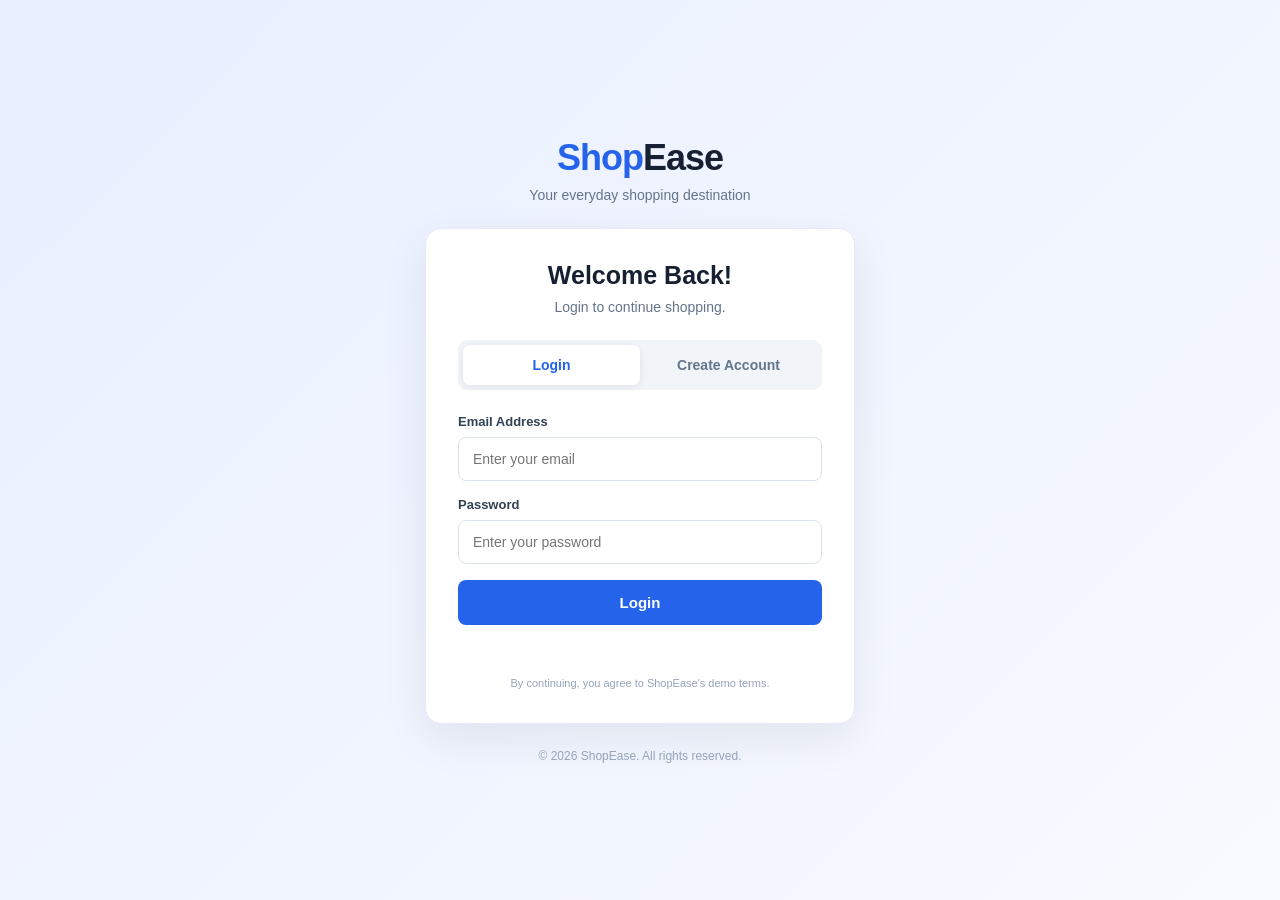
<file: login.html>
<!DOCTYPE html>
<html lang="en">
<head>
    <meta charset="UTF-8">
    <meta name="viewport" content="width=device-width, initial-scale=1.0">
    <title>ShopEase | Login & Register</title>
    <link rel="stylesheet" href="login.css">
    <script src="login.js" defer></script>
</head>

<body>

    <div class="auth-container">

        <div class="auth-brand">
            <h1><span>Shop</span>Ease</h1>
            <p>Your everyday shopping destination</p>
        </div>

        <div class="auth-card">

            <div class="auth-header">
                <h2 id="formTitle">Welcome Back!</h2>
                <p id="formSubtitle">Login to continue shopping.</p>
            </div>

            <div class="auth-tabs">
                <button id="loginTab" class="tab active" type="button">
                    Login
                </button>

                <button id="registerTab" class="tab" type="button">
                    Create Account
                </button>
            </div>

            <!-- LOGIN FORM -->
            <form id="loginForm">

                <div class="form-group">
                    <label for="loginEmail">Email Address</label>
                    <input
                        type="email"
                        id="loginEmail"
                        placeholder="Enter your email"
                        required
                    >
                </div>

                <div class="form-group">
                    <label for="loginPassword">Password</label>
                    <input
                        type="password"
                        id="loginPassword"
                        placeholder="Enter your password"
                        required
                    >
                </div>

                <button type="submit" class="auth-button">
                    Login
                </button>

            </form>

            <!-- CREATE ACCOUNT FORM -->
            <form id="registerForm" class="hidden">

                <div class="form-group">
                    <label for="registerName">Full Name</label>
                    <input
                        type="text"
                        id="registerName"
                        placeholder="Enter your full name"
                        required
                    >
                </div>

                <div class="form-group">
                    <label for="registerEmail">Email Address</label>
                    <input
                        type="email"
                        id="registerEmail"
                        placeholder="Enter your email"
                        required
                    >
                </div>

                <div class="form-group">
                    <label for="registerPassword">Password</label>
                    <input
                        type="password"
                        id="registerPassword"
                        placeholder="Minimum 6 characters"
                        minlength="6"
                        required
                    >
                </div>

                <div class="form-group">
                    <label for="confirmPassword">Confirm Password</label>
                    <input
                        type="password"
                        id="confirmPassword"
                        placeholder="Confirm your password"
                        minlength="6"
                        required
                    >
                </div>

                <button type="submit" class="auth-button">
                    Create Account
                </button>

            </form>

            <p id="authMessage" class="message"></p>

            <p class="auth-note">
                By continuing, you agree to ShopEase's demo terms.
            </p>

        </div>

        <footer>
            © 2026 ShopEase. All rights reserved.
        </footer>

    </div>

</body>
</html>
</file>
<file: login.css>
/* =========================
   GLOBAL STYLING
========================= */

* {
    margin: 0;
    padding: 0;
    box-sizing: border-box;
}

body {
    font-family: Arial, Helvetica, sans-serif;
    background: linear-gradient(135deg, #e8efff, #f8faff);
    min-height: 100vh;
    color: #172033;
}

/* =========================
   MAIN CONTAINER
========================= */

.auth-container {
    width: 100%;
    min-height: 100vh;
    display: flex;
    flex-direction: column;
    justify-content: center;
    align-items: center;
    padding: 30px 15px;
}

/* =========================
   BRAND
========================= */

.auth-brand {
    text-align: center;
    margin-bottom: 25px;
}

.auth-brand h1 {
    font-size: 36px;
    font-weight: 800;
    color: #172033;
    letter-spacing: -1px;
}

.auth-brand h1 span {
    color: #2563eb;
}

.auth-brand p {
    margin-top: 8px;
    font-size: 14px;
    color: #64748b;
}

/* =========================
   AUTH CARD
========================= */

.auth-card {
    width: 100%;
    max-width: 430px;
    background: #ffffff;
    padding: 32px;
    border-radius: 16px;
    border: 1px solid #e5eaf3;
    box-shadow: 0 15px 45px rgba(15, 23, 42, 0.08);
}

/* =========================
   AUTH HEADER
========================= */

.auth-header {
    text-align: center;
    margin-bottom: 25px;
}

.auth-header h2 {
    font-size: 25px;
    margin-bottom: 9px;
}

.auth-header p {
    font-size: 14px;
    color: #64748b;
}

/* =========================
   LOGIN / REGISTER TABS
========================= */

.auth-tabs {
    display: flex;
    background: #f1f5f9;
    padding: 5px;
    border-radius: 9px;
    margin-bottom: 24px;
}

.tab {
    flex: 1;
    padding: 12px;
    border: none;
    background: transparent;
    color: #64748b;
    font-size: 14px;
    font-weight: 700;
    cursor: pointer;
    border-radius: 7px;
    transition: 0.3s;
}

.tab.active {
    background: #ffffff;
    color: #2563eb;
    box-shadow: 0 2px 8px rgba(0, 0, 0, 0.08);
}

/* =========================
   FORM STYLING
========================= */

form {
    display: flex;
    flex-direction: column;
    gap: 16px;
}

.form-group {
    display: flex;
    flex-direction: column;
    gap: 8px;
}

.form-group label {
    font-size: 13px;
    font-weight: 700;
    color: #334155;
}

.form-group input {
    width: 100%;
    padding: 13px 14px;
    border: 1px solid #dbe2ec;
    border-radius: 8px;
    font-size: 14px;
    outline: none;
    transition: 0.3s;
}

.form-group input:focus {
    border-color: #2563eb;
    box-shadow: 0 0 0 3px rgba(37, 99, 235, 0.12);
}

/* =========================
   BUTTON
========================= */

.auth-button {
    width: 100%;
    padding: 14px;
    border: none;
    border-radius: 8px;
    background: #2563eb;
    color: #ffffff;
    font-size: 15px;
    font-weight: 700;
    cursor: pointer;
    transition: 0.3s;
}

.auth-button:hover {
    background: #1d4ed8;
    transform: translateY(-1px);
}

/* =========================
   MESSAGE
========================= */

.message {
    min-height: 20px;
    margin-top: 15px;
    text-align: center;
    font-size: 13px;
    color: #dc2626;
}

.message.success {
    color: #15803d;
}

/* =========================
   HIDDEN FORM
========================= */

.hidden {
    display: none !important;
}

/* =========================
   FOOTER NOTE
========================= */

.auth-note {
    text-align: center;
    margin-top: 15px;
    font-size: 11px;
    color: #94a3b8;
    line-height: 1.5;
}

footer {
    margin-top: 25px;
    font-size: 12px;
    color: #94a3b8;
    text-align: center;
}

/* =========================
   RESPONSIVE DESIGN
========================= */

@media (max-width: 480px) {

    .auth-card {
        padding: 23px 18px;
    }

    .auth-brand h1 {
        font-size: 30px;
    }

    .auth-header h2 {
        font-size: 22px;
    }

}
</file>
